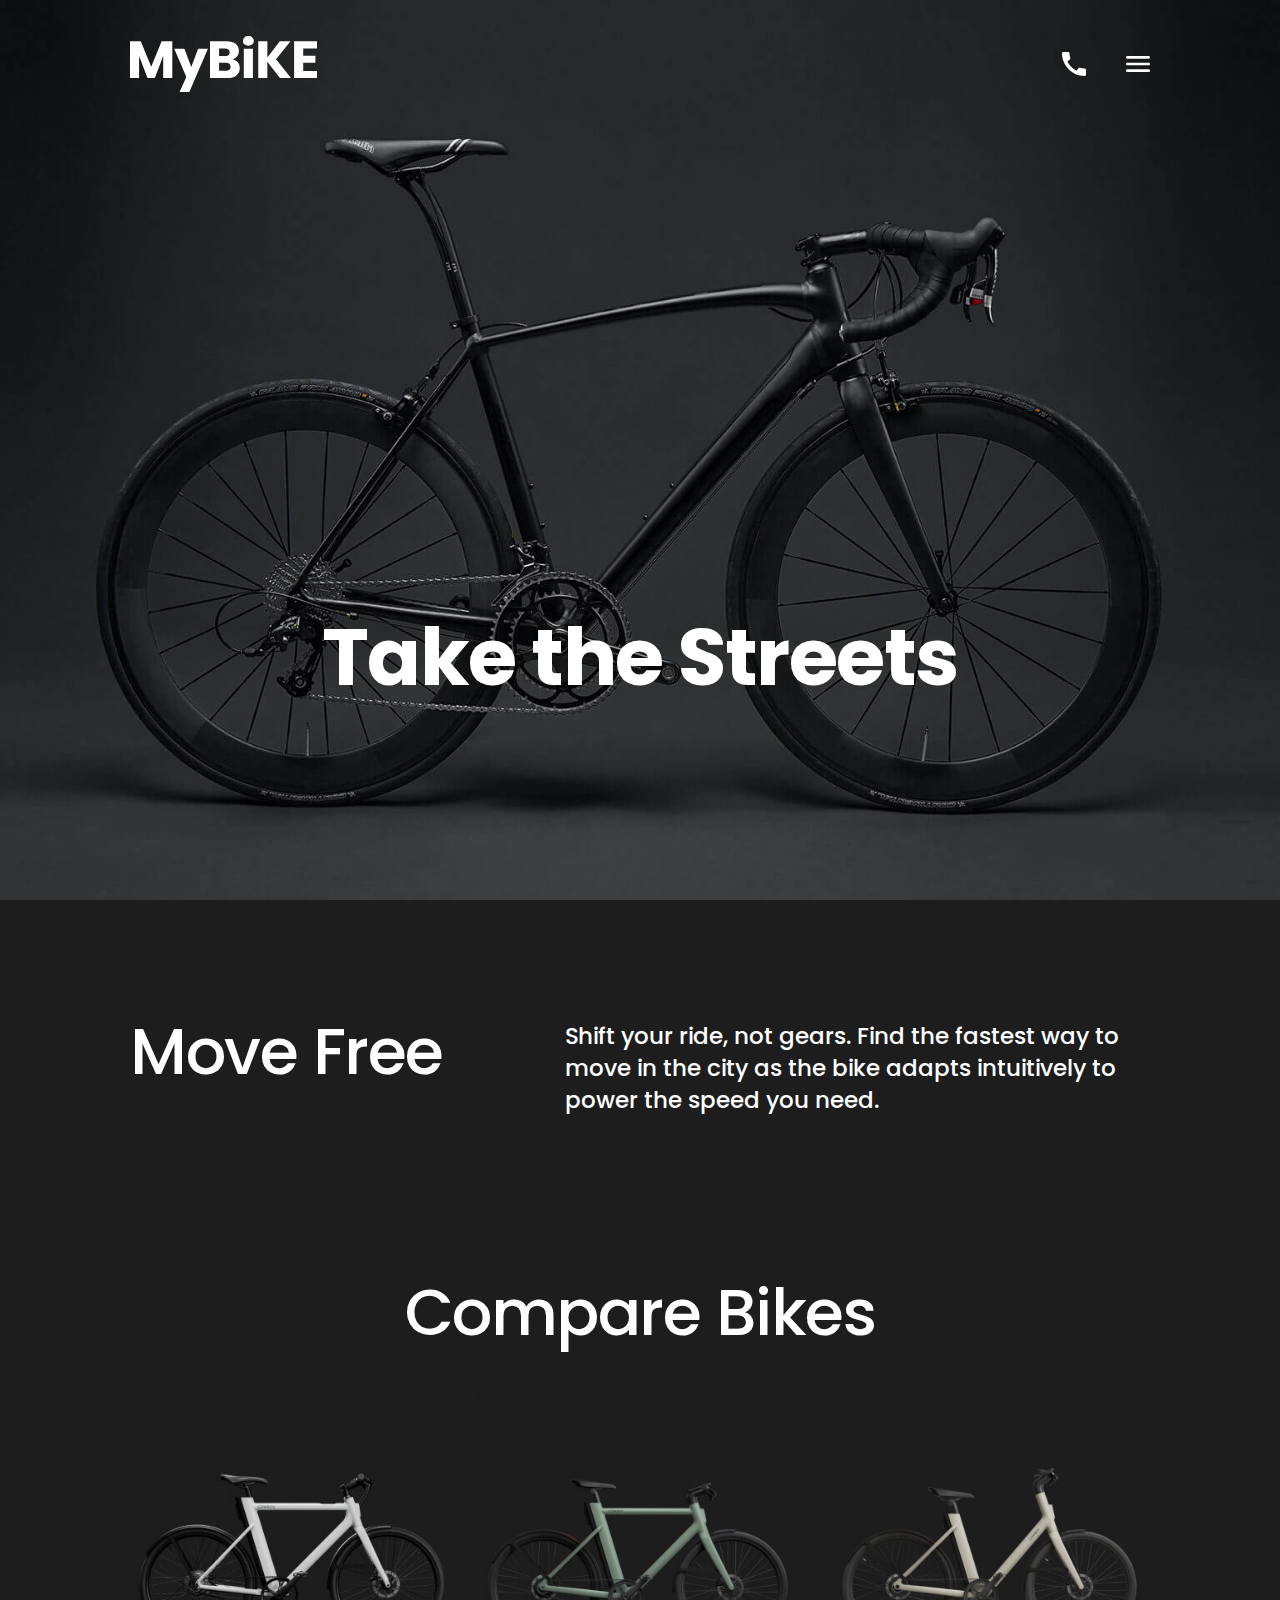
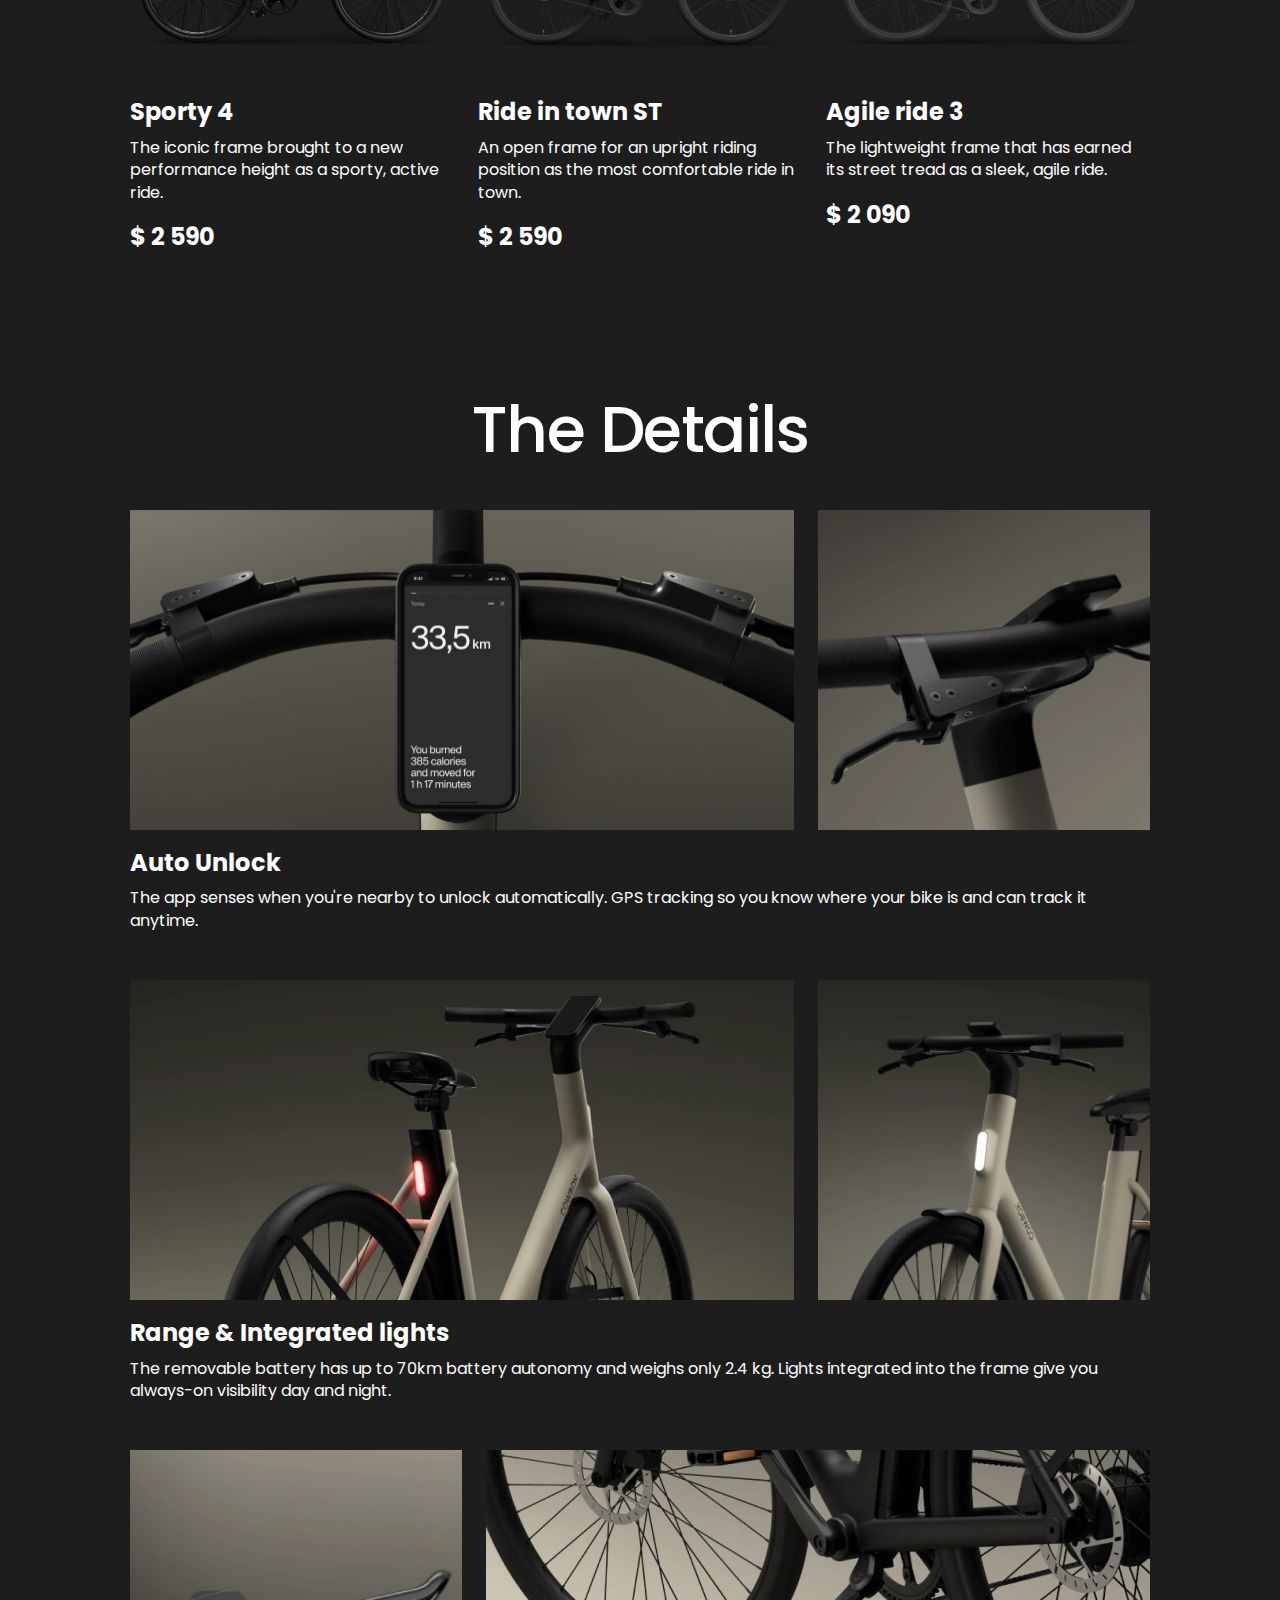
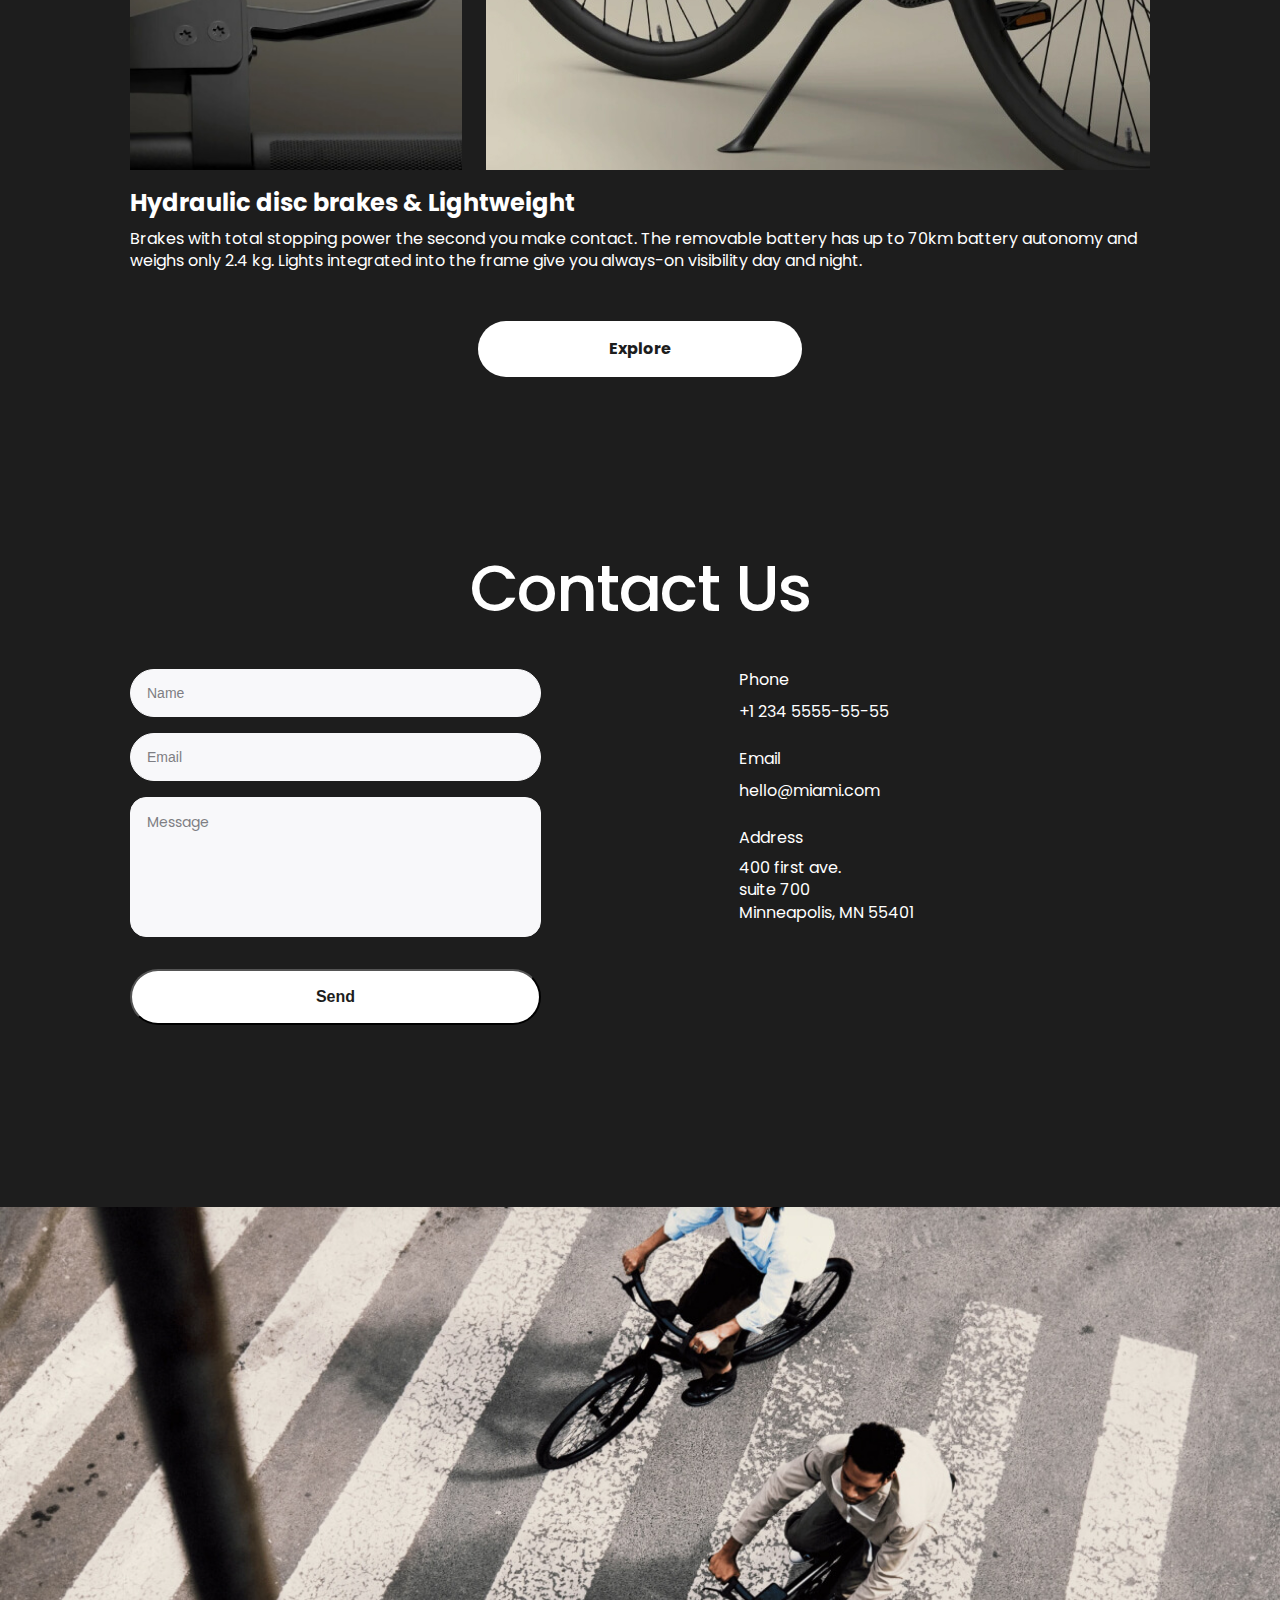
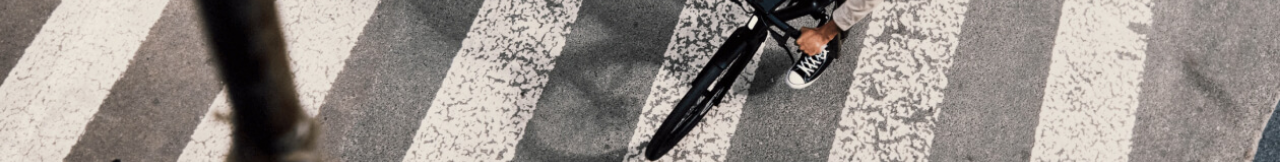
<file: index.html>
<!DOCTYPE html><html lang="en" class="page"><head><meta charset="UTF-8"><meta name="viewport" content="width=device-width, initial-scale=1.0"><title>My Bike</title><meta name="description" content="My Bike Landing Page"><link rel="preconnect-" href="https://fonts.googleapis.com"><link rel="preconnect" href="https://fonts.gstatic.com" crossorigin><link href="https://fonts.googleapis.com/css2?family=Poppins:wght@400;500;700&display=swap" rel="stylesheet"><link rel="stylesheet" href="main.ae4ffff9.css"><link rel="icon shortcut" href="favicon.7347aac3.png" type="image/x-icon"><link rel="canonical" href="https://vlkzmn.github.io/mybike_landing/"><script src="main.c6a0d2b7.js" defer></script></head><body class="page__body"> <header class="header page__header"> <div class="header__container"> <div class="header__content"> <nav class="header__top"> <a href="https://vlkzmn.github.io/mybike_landing/" class="logo" aria-label="logo"> <img src="logo-white.89d5454c.svg" class="logo__image" alt="MyByke logo"> </a> <a href="tel:+1 234 555-55-55" class="icon icon--phone" aria-label="+1 234 555-55-55"> <div class="icon__tooltip"> +1 234 555-55-55 </div> </a> <a href="#menu" class="icon icon--menu" aria-label="Open menu button"></a> </nav> <h1 class="header__title"> Take the Streets </h1> </div> </div> </header> <nav class="menu page__menu" id="menu"> <div class="menu__container"> <div class="menu__content"> <div class="menu__top"> <a href="https://vlkzmn.github.io/mybike_landing/" class="logo" aria-label="logo"> <img src="logo-black.8583e6be.svg" class="logo__image" alt="MyByke logo"> </a> <a href="#" class="icon icon--cross" aria-label="Close menu button"></a> </div> <ul class="menu__list"> <li class="menu__item"> <a href="#" class="menu__link">Home</a> </li> <li class="menu__item"> <a href="#about-us" class="menu__link">About us</a> </li> <li class="menu__item"> <a href="#compare-bike" class="menu__link">Compare bikes</a> </li> <li class="menu__item"> <a href="#details" class="menu__link">Details</a> </li> <li class="menu__item"> <a href="#contacts" class="menu__link">Contacts</a> </li> </ul> <a href="tel:+1 234 5555-55-55" class="menu__call menu__call--phone" aria-label="Call to phone number"> +1 234 5555-55-55 </a> <a href="tel:+1 234 5555-55-55" class="menu__call menu__call--action" aria-label="Call to phone number"> Book a test ride </a> </div> </div> </nav> <main> <section class="about-us page__about-us" id="about-us"> <div class="about-us__container"> <div class="about-us__content"> <h2 class="about-us__title title"> Move Free </h2> <div class="about-us__text"> Shift your ride, not gears. Find the fastest way to move in the city as the bike adapts intuitively to power the speed you need. </div> </div> </div> </section> <section class="compare page__compare" id="compare-bike"> <div class="compare__container"> <h2 class="compare__title title"> Compare Bikes </h2> <div class="compare__card-list"> <div class="bike-card compare__bike-card"> <img src="sporty-4.36b86187.jpg" class="bike-card__image" alt="Sporty 4"> <a href="#" class="bike-card__link" aria-label="Sporty 4"> <h3 class="bike-card__title"> Sporty 4 </h3> </a> <div class="bike-card__description"> The iconic frame brought to a new performance height as a sporty, active ride. </div> <div class="bike-card__price"> $ 2 590 </div> </div> <div class="bike-card compare__bike-card"> <img src="ride-in-town-st.f492e13c.jpg" class="bike-card__image" alt="Ride in town ST"> <a href="#" class="bike-card__link" aria-label="Ride in town ST"> <h3 class="bike-card__title"> Ride in town ST </h3> </a> <div class="bike-card__description"> An open frame for an upright riding position as the most comfortable ride in town. </div> <div class="bike-card__price"> $ 2 590 </div> </div> <div class="bike-card compare__bike-card"> <img src="agile-ride-3.7d4a16de.jpg" class="bike-card__image" alt="Agile ride 3"> <a href="#" class="bike-card__link" aria-label="Agile ride 3"> <h3 class="bike-card__title"> Agile ride 3 </h3> </a> <div class="bike-card__description"> The lightweight frame that has earned its street tread as a sleek, agile ride. </div> <div class="bike-card__price"> $ 2 090 </div> </div> </div> </div> </section> <section class="details page__details" id="details"> <div class="details__container"> <h2 class="details__title title"> The Details </h2> <div class="details__element"> <div class="details__element-images images"> <div class="images__block images__block--big"> <img src="auto-unlock.e5e440db.jpg" alt="Auto Unlock" class="images__item"> </div> <div class="images__block images__block--small"> <img src="auto-unlock-2.798693e7.jpg" alt="Auto Unlock" class="images__item"> </div> </div> <h3 class="details__element-title"> Auto Unlock </h3> <div class="details__element-description"> The app senses when you're nearby to unlock automatically. GPS tracking so you know where your bike is and can track it anytime. </div> </div> <div class="details__element"> <div class="details__element-images images"> <div class="images__block images__block--big"> <img src="lights.b1075d53.jpg" alt="Range & Integrated lights" class="images__item"> </div> <div class="images__block images__block--small"> <img src="lights-2.3df3c134.jpg" alt="Range & Integrated lights" class="images__item"> </div> </div> <h3 class="details__element-title"> Range & Integrated lights </h3> <div class="details__element-description"> The removable battery has up to 70km battery autonomy and weighs only 2.4 kg. Lights integrated into the frame give you always-on visibility day and night. </div> </div> <div class="details__element"> <div class="details__element-images images"> <div class="images__block images__block--small"> <img src="brakes.2b0c3c2e.jpg" alt="Hydraulic disc brakes & Lightweight" class="images__item"> </div> <div class="images__block images__block--big"> <img src="brakes-2.9d71134d.jpg" alt="Hydraulic disc brakes & Lightweight" class="images__item"> </div> </div> <h3 class="details__element-title"> Hydraulic disc brakes & Lightweight </h3> <div class="details__element-description"> Brakes with total stopping power the second you make contact. The removable battery has up to 70km battery autonomy and weighs only 2.4 kg. Lights integrated into the frame give you always-on visibility day and night. </div> </div> <div class="details__link-box"> <a href="#details" class="button" aria-label="Explore"> Explore </a> </div> </div> </section> <section class="contact-us page__contact-us" id="contacts"> <div class="contact-us__container"> <h2 class="contact-us__title title"> Contact us </h2> <div class="contact-us__content"> <div class="contact-us__form"> <form action="#" id="form-reload"> <label> <input type="text" name="name" placeholder="Name" class="contact-us__form-field" required> </label> <label> <input type="email" name="email" placeholder="Email" class="contact-us__form-field" required> </label> <textarea name="massage" placeholder="Message" class="contact-us__form-field contact-us__form-field--textarea" required></textarea> <button class="button"> Send </button> </form> </div> <div class="contact-us__contacts"> <div class="contact-us__contacts-name"> Phone </div> <a href="tel:+1 234 5555-55-55" class="contact-us__contacts-link" aria-label="+1 234 5555-55-55"> +1 234 5555-55-55 </a> <div class="contact-us__contacts-name"> Email </div> <a href="mailto:hello@miami.com" class="contact-us__contacts-link" aria-label="hello@miami.com"> hello@miami.com </a> <div class="contact-us__contacts-name"> Address </div> <a href="https://goo.gl/maps/8T4tRpU1mWpxK6PZ6" class="contact-us__contacts-link" target="_blank" aria-label="400 first ave. suite 700 Minneapolis, MN 55401"> 400 first ave. <br> suite 700 <br> Minneapolis, MN 55401 </a> </div> </div> </div> </section> </main> <footer class="footer page__footer"> </footer> </body></html>
</file>
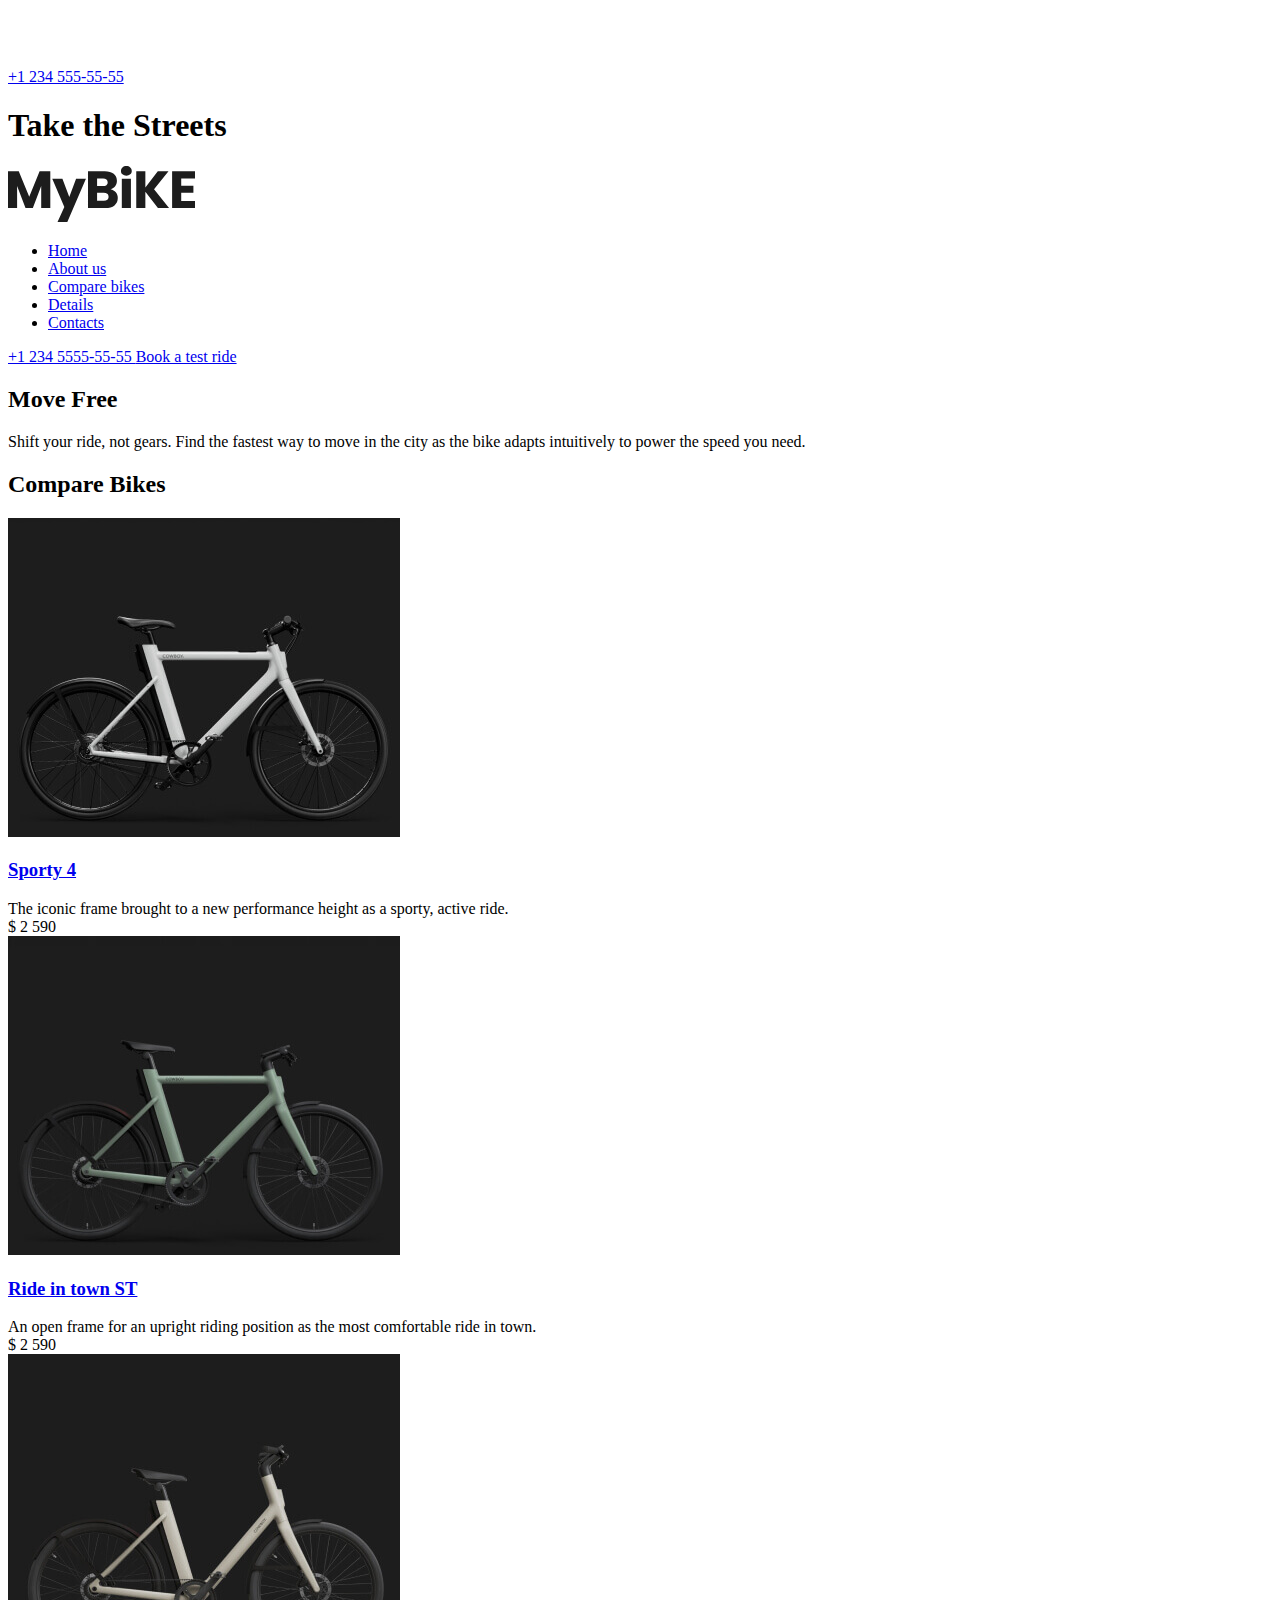
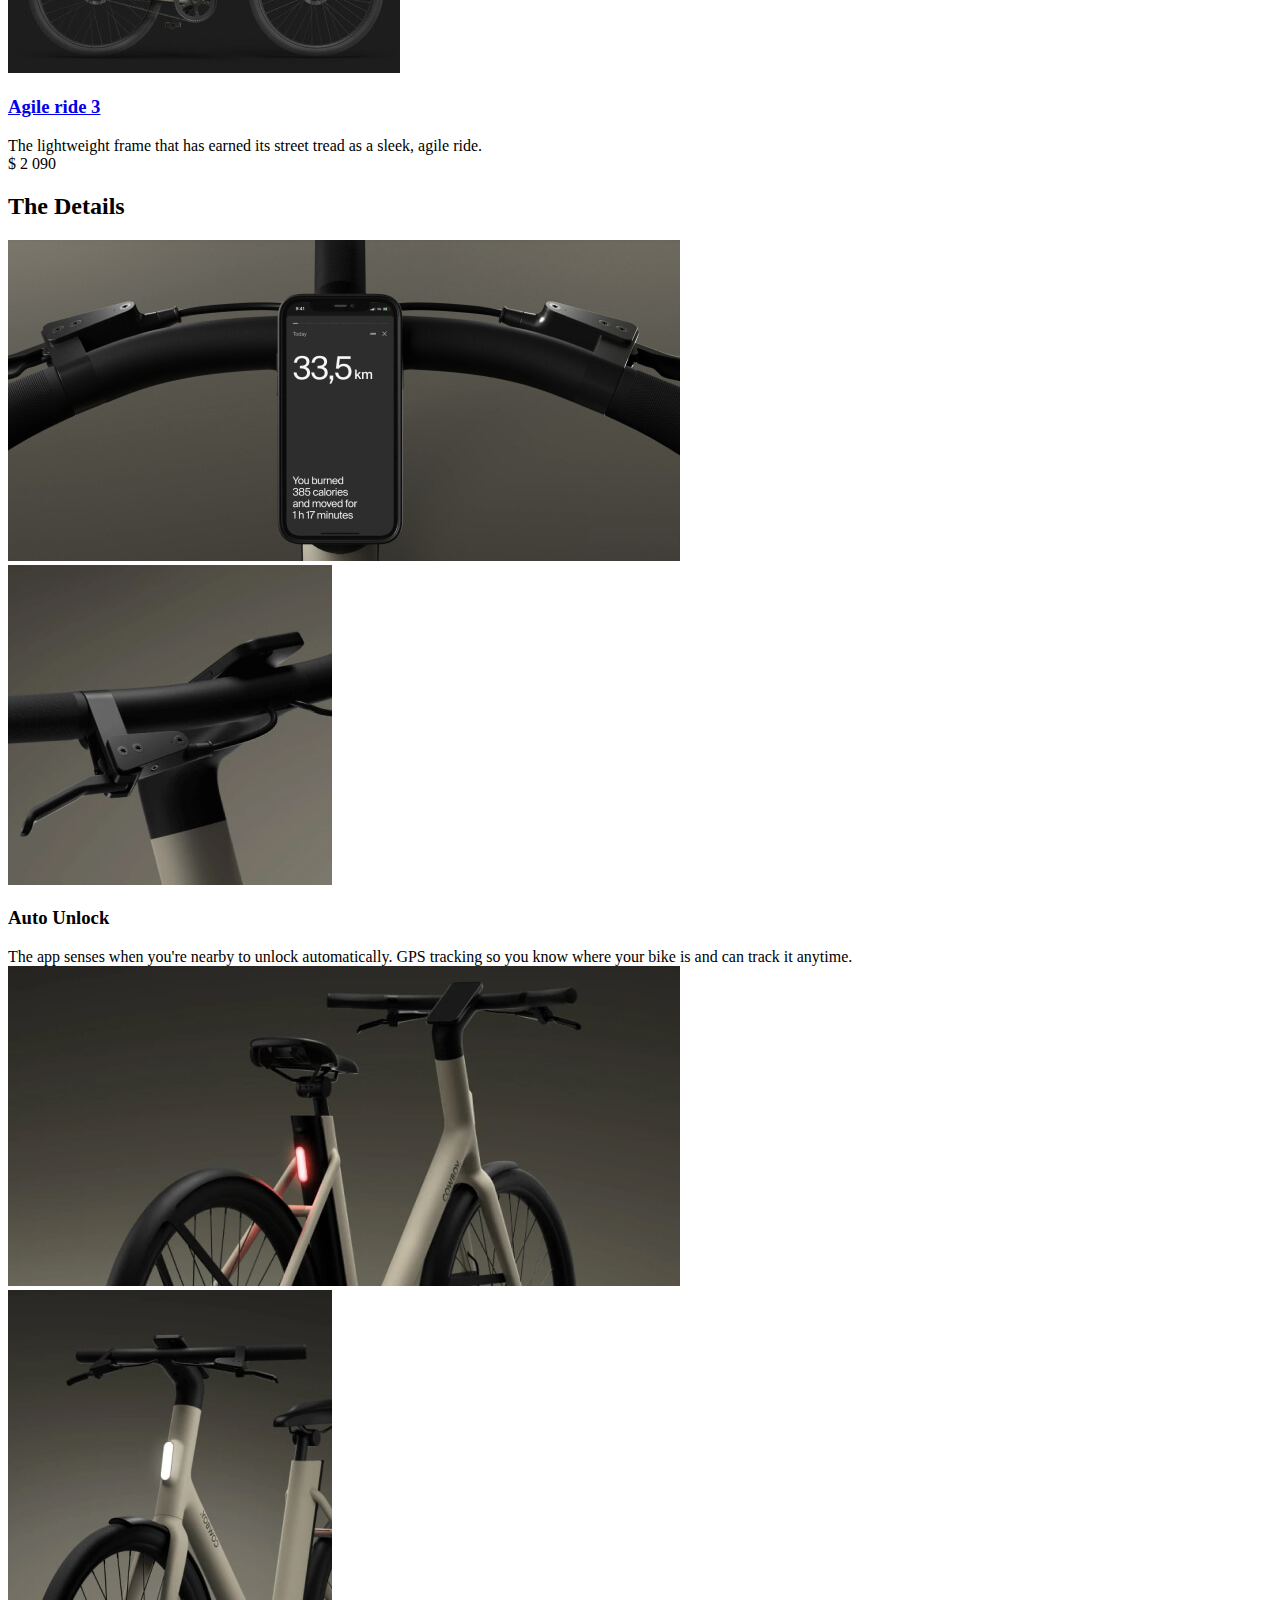
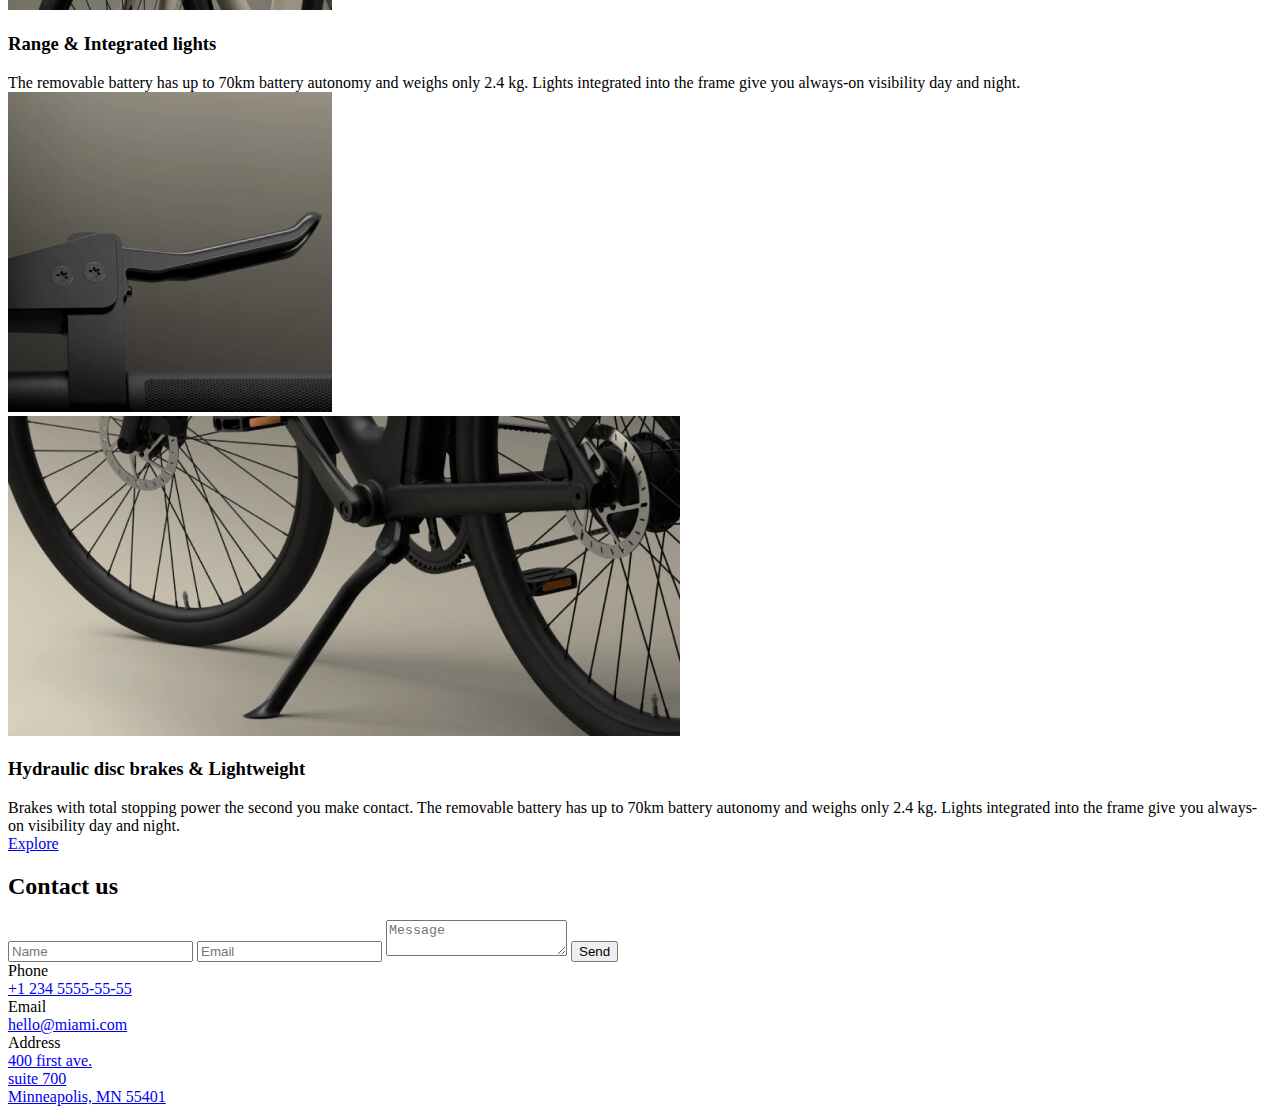
<file: src/index.html>
<!DOCTYPE html>
<html lang="en" class="page">
  <head>
    <meta charset="UTF-8">
    <meta name="viewport" content="width=device-width, initial-scale=1.0">
    <title>My Bike</title>
    <meta name="description" content="My Bike Landing Page">

    <link rel="preconnect-" href="https://fonts.googleapis.com">
    <link
      rel="preconnect"
      href="https://fonts.gstatic.com"
      crossorigin="anonymous"
    >
    <link href="https://fonts.googleapis.com/css2?family=Poppins:wght@400;500;700&display=swap" rel="stylesheet">

    <link rel="stylesheet" href="./styles/main.scss">
    <link
      rel="shortcut icon"
      href="./images/favicon.png"
      type="image/x-icon"
    >
    <link rel="canonical" href="https://vlkzmn.github.io/mybike_landing/">
    <script src="scripts/main.js" defer></script>
  </head>
  <body class="page__body">
    <header class="page__header header">
      <div class="header__container">
        <div class="header__content">
          <nav class="header__top">
            <a
              href="https://vlkzmn.github.io/mybike_landing/"
              class="logo"
              aria-label="logo"
            >
              <img
                src="./images/logo-white.svg"
                class="logo__image"
                alt="MyByke logo"
              >
            </a>

            <a
              href="tel:+1 234 555-55-55"
              class="icon icon--phone"
              aria-label="+1 234 555-55-55"
            >
              <div class="icon__tooltip">
                +1 234 555-55-55
              </div>
            </a>

            <a
              href="#menu"
              class="icon icon--menu"
              aria-label="Open menu button"
            ></a>
          </nav>

          <h1 class="header__title">
            Take the Streets
          </h1>
        </div>
      </div>
    </header>

    <nav class="page__menu menu" id="menu">
      <div class="menu__container">
        <div class="menu__content">
          <div class="menu__top">
            <a
              href="https://vlkzmn.github.io/mybike_landing/"
              class="logo"
              aria-label="logo"
            >
              <img
                src="./images/logo-black.svg"
                class="logo__image"
                alt="MyByke logo"
              >
            </a>

            <a
              href="#"
              class="icon icon--cross"
              aria-label="Close menu button"
            ></a>
          </div>

          <ul class="menu__list">
            <li class="menu__item">
              <a href="#" class="menu__link">Home</a>
            </li>

            <li class="menu__item">
              <a href="#about-us" class="menu__link">About us</a>
            </li>

            <li class="menu__item">
              <a href="#compare-bike" class="menu__link">Compare bikes</a>
            </li>

            <li class="menu__item">
              <a href="#details" class="menu__link">Details</a>
            </li>

            <li class="menu__item">
              <a href="#contacts" class="menu__link">Contacts</a>
            </li>
          </ul>

          <a
            href="tel:+1 234 5555-55-55"
            class="menu__call menu__call--phone"
            aria-label="Call to phone number"
          >
            +1 234 5555-55-55
          </a>

          <a
            href="tel:+1 234 5555-55-55"
            class="menu__call menu__call--action"
            aria-label="Call to phone number"
          >
            Book a test ride
          </a>
        </div>
      </div>
    </nav>

    <main>
      <section class="page__about-us about-us" id="about-us">
        <div class="about-us__container">
          <div class="about-us__content">
            <h2 class="about-us__title title">
              Move Free
            </h2>

            <div class="about-us__text">
              Shift your ride, not gears. Find the fastest way to move in the city as the bike adapts intuitively to power the speed you need.
            </div>
          </div>
        </div>
      </section>

      <section class="page__compare compare" id="compare-bike">
        <div class="compare__container">
          <h2 class="compare__title title">
            Compare Bikes
          </h2>

          <div class="compare__card-list">
            <div class="compare__bike-card bike-card">
              <img
                src="./images/bikes/sporty-4.jpg"
                class="bike-card__image"
                alt="Sporty 4"
              >
              <a
                href="#"
                class="bike-card__link"
                aria-label="Sporty 4"
              >
                <h3 class="bike-card__title">
                  Sporty 4
                </h3>
              </a>

              <div class="bike-card__description">
                The iconic frame brought to a new performance height as a sporty, active ride.
              </div>

              <div class="bike-card__price">
                $ 2 590
              </div>
            </div>

            <div class="compare__bike-card bike-card">
              <img
                src="./images/bikes/ride-in-town-st.jpg"
                class="bike-card__image"
                alt="Ride in town ST"
              >
              <a
                href="#"
                class="bike-card__link"
                aria-label="Ride in town ST"
              >
                <h3 class="bike-card__title">
                  Ride in town ST
                </h3>
              </a>

              <div class="bike-card__description">
                An open frame for an upright riding position as the most comfortable ride in town.
              </div>

              <div class="bike-card__price">
                $ 2 590
              </div>
            </div>

            <div class="compare__bike-card bike-card">
              <img
                src="./images/bikes/agile-ride-3.jpg"
                class="bike-card__image"
                alt="Agile ride 3"
              >

              <a
                href="#"
                class="bike-card__link"
                aria-label="Agile ride 3"
              >
                <h3 class="bike-card__title">
                  Agile ride 3
                </h3>
              </a>

              <div class="bike-card__description">
                The lightweight frame that has earned its street tread as a sleek, agile ride.
              </div>

              <div class="bike-card__price">
                $ 2 090
              </div>
            </div>
          </div>
        </div>
      </section>

      <section class="page__details details" id="details">
        <div class="details__container">
          <h2 class="details__title title">
            The Details
          </h2>

          <div class="details__element">
            <div class="details__element-images images">
              <div class="images__block images__block--big">
                <img
                  src="./images/details/auto-unlock.jpg"
                  alt="Auto Unlock"
                  class="images__item"
                >
              </div>

              <div class="images__block images__block--small">
                <img
                  src="./images/details/auto-unlock-2.jpg"
                  alt="Auto Unlock"
                  class="images__item"
                >
              </div>
            </div>

            <h3 class="details__element-title">
              Auto Unlock
            </h3>

            <div class="details__element-description">
              The app senses when you're nearby to unlock automatically. GPS tracking so you know where your bike is and can track it anytime.
            </div>
          </div>

          <div class="details__element">
            <div class="details__element-images images">
              <div class="images__block images__block--big">
                <img
                  src="./images/details/lights.jpg"
                  alt="Range & Integrated lights"
                  class="images__item"
                >
              </div>

              <div class="images__block images__block--small">
                <img
                  src="./images/details/lights-2.jpg"
                  alt="Range & Integrated lights"
                  class="images__item"
                >
              </div>
            </div>

            <h3 class="details__element-title">
              Range & Integrated lights
            </h3>

            <div class="details__element-description">
              The removable battery has up to 70km battery autonomy and weighs only 2.4 kg. Lights integrated into the frame give you always-on visibility day and night.
            </div>
          </div>

          <div class="details__element">
            <div class="details__element-images images">
              <div class="images__block images__block--small">
                <img
                  src="./images/details/brakes.jpg"
                  alt="Hydraulic disc brakes & Lightweight"
                  class="images__item"
                >
              </div>

              <div class="images__block images__block--big">
                <img
                  src="./images/details/brakes-2.jpg"
                  alt="Hydraulic disc brakes & Lightweight"
                  class="images__item"
                >
              </div>
            </div>

            <h3 class="details__element-title">
              Hydraulic disc brakes & Lightweight
            </h3>

            <div class="details__element-description">
              Brakes with total stopping power the second you make contact. The removable battery has up to 70km battery autonomy and weighs only 2.4 kg. Lights integrated into the frame give you always-on visibility day and night.
            </div>
          </div>

          <div class="details__link-box">
            <a
              href="#details"
              class="button"
              aria-label="Explore"
            >
              Explore
            </a>
          </div>
        </div>
      </section>

      <section class="page__contact-us contact-us" id="contacts">
        <div class="contact-us__container">
          <h2 class="contact-us__title title">
            Contact us
          </h2>

          <div class="contact-us__content">
            <div class="contact-us__form">
              <form action="#" id="form-reload">
                <label>
                  <input
                    type="text"
                    name="name"
                    placeholder="Name"
                    class="contact-us__form-field"
                    required
                  >
                </label>

                <label>
                  <input
                    type="email"
                    name="email"
                    placeholder="Email"
                    class="contact-us__form-field"
                    required
                  >
                </label>

                <textarea
                  name="massage"
                  placeholder="Message"
                  class="contact-us__form-field contact-us__form-field--textarea"
                  required
                ></textarea>

                <button class="button">
                  Send
                </button>
              </form>
            </div>

            <div class="contact-us__contacts">
              <div class="contact-us__contacts-name">
                Phone
              </div>

              <a
                href="tel:+1 234 5555-55-55"
                class="contact-us__contacts-link"
                aria-label="+1 234 5555-55-55"
              >
                +1 234 5555-55-55
              </a>

              <div class="contact-us__contacts-name">
                Email
              </div>

              <a
                href="mailto:hello@miami.com"
                class="contact-us__contacts-link"
                aria-label="hello@miami.com"
              >
                hello@miami.com
              </a>

              <div class="contact-us__contacts-name">
                Address
              </div>

              <a
                href="https://goo.gl/maps/8T4tRpU1mWpxK6PZ6"
                class="contact-us__contacts-link"
                target="_blank"
                aria-label="400 first ave. suite 700 Minneapolis, MN 55401"
              >
                400 first ave.
                <br>
                suite 700
                <br>
                Minneapolis, MN 55401
              </a>
            </div>
          </div>
        </div>
      </section>
    </main>

    <footer class="page__footer footer">
    </footer>
  </body>
</html>
</file>
<file: main.ae4ffff9.css>
.about-us__container,.compare__container,.contact-us__container,.details__container,.header__container,.menu__container{max-width:1020px;margin:0 auto;padding:0 20px}@media (min-width:744px){.about-us__container,.compare__container,.contact-us__container,.details__container,.header__container,.menu__container{padding:0 72px}}@media (min-width:1260px){.about-us__container,.compare__container,.contact-us__container,.details__container,.header__container,.menu__container{padding:0 120px}}.bike-card__price,.bike-card__title,.details__element-title{font-weight:700;font-size:24px;line-height:140%}.bike-card__description,.contact-us__contacts-link,.contact-us__contacts-name,.details__element-description{font-weight:400;font-size:16px;line-height:140%}body,h1,h2,h3,h4,p,ul{margin:0}ul{padding:0;list-style:none}a{text-decoration:none;color:inherit}.page{background-color:#1d1d1d;color:#fff;scroll-behavior:smooth}.page__body{font-family:Poppins,sans-serif}.page__body--with-menu{overflow:hidden}.page__header{margin-bottom:60px}@media (min-width:744px){.page__header{margin-bottom:120px}}.page__menu{position:fixed;top:0;left:0;right:0;transform:translateX(-100%);transition:transform .3s linear}.page__menu:target{transform:translateX(0)}.page__about-us{margin-bottom:92px}@media (min-width:744px){.page__about-us{margin-bottom:132px}}@media (min-width:1260px){.page__about-us{margin-bottom:164px}}.page__compare{margin-bottom:92px}@media (min-width:744px){.page__compare{margin-bottom:120px}}@media (min-width:1260px){.page__compare{margin-bottom:144px}}.page__details{margin-bottom:80px}@media (min-width:744px){.page__details{margin-bottom:120px}}@media (min-width:1260px){.page__details{margin-bottom:180px}}.page__contact-us{margin-bottom:120px}@media (min-width:1260px){.page__contact-us{margin-bottom:182px}}.logo{display:flex;width:max-content;transition:transform .3s}.logo:hover{transform:scale(102%)}.logo__image{height:38px}@media (min-width:744px){.logo__image{height:56px}}.icon{position:relative;display:block;width:100%;padding-bottom:100%}.icon--phone{background-image:url(phone.14e90a37.svg);background-size:contain;background-position:50%;background-repeat:no-repeat}.icon__tooltip{position:absolute;right:100%;top:50%;transform:translateY(-50%);display:block;width:max-content;padding-right:26px;font-weight:700;font-size:12px;line-height:16px;letter-spacing:2px;opacity:0;pointer-events:none;transition:opacity .3s linear}@media (min-width:744px){.icon__tooltip{font-size:16px;line-height:18px}}.icon:hover .icon__tooltip{opacity:1;pointer-events:all}.icon--menu{background-image:url(menu.11980eae.svg);transition:background-image .3s linear}.icon--menu,.icon--menu:hover{background-size:contain;background-position:50%;background-repeat:no-repeat}.icon--menu:hover{background-image:url(menu_hover.c680bfbf.svg)}.icon--cross{background-image:url(cross.766ae7cc.svg);background-size:contain;background-position:50%;background-repeat:no-repeat;transition:transform .3s linear}.icon--cross:hover{transform:rotate(90deg)}.title{font-weight:500;font-size:32px;line-height:32px;text-align:center;text-transform:capitalize;letter-spacing:-1.5px}@media (min-width:744px){.title{font-size:48px;line-height:100%}}@media (min-width:1260px){.title{font-size:64px}}.header{background-image:url(header320.095ae6a2.jpg);background-size:cover;background-position:100%;background-repeat:no-repeat}@media (min-width:744px){.header{background-image:url(headerFullHD.f10eb11c.jpg);background-size:cover;background-position:50%;background-repeat:no-repeat}}.header__content{display:flex;flex-direction:column;justify-content:space-between;box-sizing:border-box;height:100vh;padding:28px 0 88px}@media (min-width:744px){.header__content{padding:34px 0 130px}}@media (min-width:1260px){.header__content{padding:36px 0 203px}}.header__top{display:grid;grid-template-columns:1fr 18px 18px;align-items:center;gap:30px}@media (min-width:744px){.header__top{grid-template-columns:1fr 24px 24px;gap:40px}}.header__title{margin:0;font-weight:700;font-size:36px;line-height:100%;letter-spacing:-1.5px;text-align:center}@media (min-width:744px){.header__title{font-size:64px}}@media (min-width:1260px){.header__title{font-size:80px}}.menu{background-color:#c2c2c2;overflow-y:auto}.menu__content{box-sizing:border-box;height:100vh;padding-top:48px}.menu__top{display:grid;grid-template-columns:1fr 18px;align-items:center;margin-bottom:48px}@media (min-width:744px){.menu__top{grid-template-columns:1fr 24px}}.menu__list{margin:0 0 40px;padding:0;list-style:none}.menu__item{margin-bottom:32px}.menu__item:last-child{margin-bottom:0}.menu__link{font-weight:700;font-size:22px;line-height:22px;letter-spacing:2px;text-decoration:none;text-transform:uppercase;color:#1d1d1d;border-bottom:2px solid transparent;transition:border-color .3s linear}.menu__link:hover{border-color:#1d1d1d}.menu__call{display:block;width:max-content;text-decoration:none;color:#1d1d1d}.menu__call--phone{margin-bottom:16px;font-size:16px;line-height:27px}.menu__call--action,.menu__call--phone{font-weight:700;text-transform:uppercase}.menu__call--action{padding-bottom:8px;font-size:12px;line-height:16px;letter-spacing:2px;border-bottom:1px solid #1d1d1d}@media (min-width:744px){.about-us__content{display:flex;gap:24px}}@media (min-width:1260px){.about-us__content{display:grid;grid-template-columns:repeat(12,63px);gap:24px}}.about-us__title{margin-bottom:32px;text-align:left}@media (min-width:744px){.about-us__title{margin:0;flex:1}}@media (min-width:1260px){.about-us__title{grid-column:1/5}}.about-us__text{font-weight:500;font-size:23px;line-height:140%}@media (min-width:744px){.about-us__text{flex:1}}@media (min-width:1260px){.about-us__text{grid-column:6/13}}.compare__title{margin-bottom:48px}.compare__card-list{margin:0 auto;max-width:280px}@media (min-width:744px){.compare__card-list{max-width:392px}}@media (min-width:1260px){.compare__card-list{display:flex;gap:24px;max-width:1020px}}.compare__bike-card{margin-bottom:40px}.compare__bike-card:last-child{margin-bottom:0}@media (min-width:744px){.compare__bike-card{margin-bottom:48px}}@media (min-width:1260px){.compare__bike-card{margin-bottom:0}}@media (min-width:1260px){.bike-card{flex-basis:33.33%}}.bike-card__image{width:100%;margin-bottom:32px;object-fit:cover;transition:transform .3s linear}.bike-card__image:hover{transform:scale(103%)}.bike-card__link{transition:color .3s}.bike-card__link:hover{color:#b4b4b4}.bike-card__title{display:inline-block;margin-bottom:8px}.bike-card__description{margin-bottom:16px}.details__element,.details__title{margin-bottom:48px}.details__element-images{margin-bottom:16px}.details__element-title{margin-bottom:8px}.details__link-box{margin:0 auto;max-width:278px}@media (min-width:744px){.details__link-box{max-width:392px}}@media (min-width:1260px){.details__link-box{max-width:324px}}.images{display:flex;gap:24px}.images__block{max-height:130px}@media (min-width:744px){.images__block{max-height:187px}}@media (min-width:1260px){.images__block{max-height:320px}}.images__block--big{flex-basis:50%}@media (min-width:744px){.images__block--big{flex-basis:66.66%}}.images__block--small{flex-basis:50%}@media (min-width:744px){.images__block--small{flex-basis:33.33%}}.images__item{object-fit:cover;width:100%;height:100%;transition:transform .3s linear}.images__item:hover{transform:scale(103%)}.button{display:flex;justify-content:center;align-items:center;box-sizing:border-box;width:100%;height:56px;font-weight:700;font-size:16px;text-decoration:none;color:#1d1d1d;background-color:#fff;border-radius:40px;cursor:pointer;transition:box-shadow .3s}.button:hover{box-shadow:1px 4px 16px rgba(232,232,240,.4)}.button:active{box-shadow:1px 4px 16px rgba(232,232,240,.64)}.contact-us__title{margin-bottom:48px}@media (min-width:744px){.contact-us__content{display:flex;gap:24px}}@media (min-width:1260px){.contact-us__content{gap:198px}}.contact-us__form{margin-bottom:48px}@media (min-width:744px){.contact-us__form{flex-basis:50%;margin-bottom:0}}@media (min-width:744px){.contact-us__contacts{flex-basis:50%}}.contact-us__form-field{display:block;box-sizing:border-box;width:100%;height:48px;margin-bottom:16px;padding:14px 16px;font-size:14px;background-color:#f8f8fa;border-radius:40px;border:1px solid #f8f8fa}.contact-us__form-field::placeholder{font-size:14px;line-height:20px;color:#7e7e83}.contact-us__form-field:hover{border-color:#1d1d1d}.contact-us__form-field:focus{outline:none;border-color:#1d1d1d}.contact-us__form-field--textarea{height:140px;margin-bottom:32px;font-family:inherit;border-radius:16px;resize:none}.contact-us__contacts-name{margin-bottom:8px}.contact-us__contacts-link{display:inline-block;margin-bottom:24px;transition:color .3s}.contact-us__contacts-link:last-child{margin:0}.contact-us__contacts-link:hover{color:#b4b4b4}.footer{padding-bottom:200px;background-image:url(footer.64b385ff.jpg);background-size:cover;background-position:80%;background-repeat:no-repeat}@media (min-width:744px){.footer{padding-bottom:480px}}@media (min-width:1260px){.footer{padding-bottom:555px}}
/*# sourceMappingURL=main.ae4ffff9.css.map */
</file>
